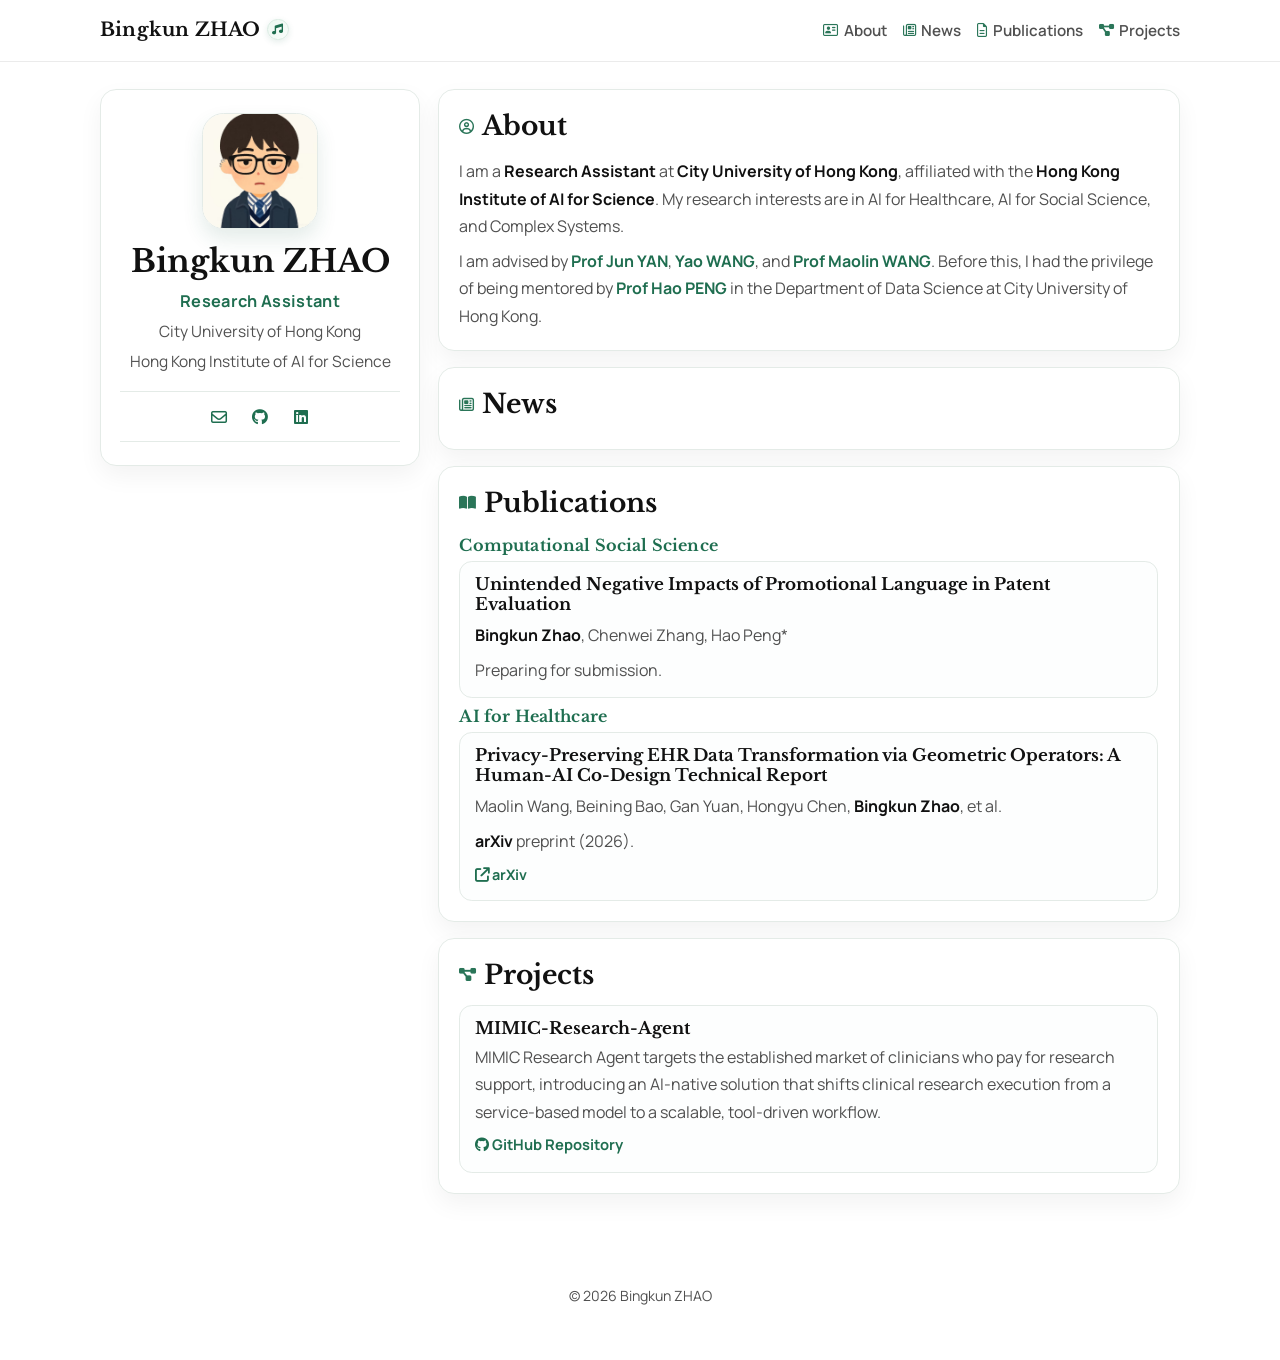
<file: index.html>
<!doctype html>
<html lang="en">
  <head>
    <meta charset="UTF-8" />
    <meta name="viewport" content="width=device-width, initial-scale=1.0" />
    <title>Bingkun ZHAO | Academic Homepage</title>
    <meta
      name="description"
      content="Bingkun ZHAO - Research Assistant at City University of Hong Kong, Hong Kong Institute of AI for Science."
    />
    <link rel="preconnect" href="https://fonts.googleapis.com" />
    <link rel="preconnect" href="https://fonts.gstatic.com" crossorigin />
    <link
      href="https://fonts.googleapis.com/css2?family=Manrope:wght@400;500;600;700&family=Libre+Baskerville:wght@400;700&display=swap"
      rel="stylesheet"
    />
    <link
      rel="stylesheet"
      href="https://cdnjs.cloudflare.com/ajax/libs/font-awesome/6.5.2/css/all.min.css"
    />
    <link rel="stylesheet" href="styles.css" />
  </head>
  <body>
    <header class="site-header">
      <nav class="nav">
        <a class="nav-logo" href="#top">
          Bingkun ZHAO
          <span class="logo-music" aria-hidden="true"><i class="fa-solid fa-music"></i></span>
        </a>
        <div class="nav-links">
          <a href="#about"><i class="fa-regular fa-address-card"></i> About</a>
          <a href="#news"><i class="fa-regular fa-newspaper"></i> News</a>
          <a href="#publications"><i class="fa-regular fa-file-lines"></i> Publications</a>
          <a href="#projects"><i class="fa-solid fa-diagram-project"></i> Projects</a>
        </div>
      </nav>
    </header>

    <main id="top" class="page-shell">
      <div class="page-grid">
        <aside class="profile-panel">
          <div class="avatar-wrap">
            <img
              src="assets/ZHAO1.jpg"
              alt="Portrait of Bingkun ZHAO"
              class="avatar-photo"
            />
          </div>
          <h1>Bingkun ZHAO</h1>
          <p class="role">Research Assistant</p>
          <p class="affiliation">City University of Hong Kong</p>
          <p class="unit">Hong Kong Institute of AI for Science</p>

          <ul class="profile-links">
            <li>
              <a class="meta-link" href="mailto:bingkzhao2-c@my.cityu.edu.hk" aria-label="Email">
                <i class="fa-regular fa-envelope"></i>
              </a>
            </li>
            <li>
              <a class="meta-link" href="https://github.com/BKZhao" target="_blank" rel="noopener noreferrer" aria-label="GitHub">
                <i class="fa-brands fa-github"></i>
              </a>
            </li>
            <li>
              <a class="meta-link" href="https://www.linkedin.com/in/bingkun-zhao-43341537a/" target="_blank" rel="noopener noreferrer" aria-label="LinkedIn">
                <i class="fa-brands fa-linkedin"></i>
              </a>
            </li>
          </ul>

        </aside>

        <section class="content-panel">
          <article id="about" class="card">
            <h2><i class="fa-regular fa-circle-user"></i> About</h2>
            <p>
              I am a <strong>Research Assistant</strong> at
              <strong>City University of Hong Kong</strong>,
              affiliated with the
              <strong>Hong Kong Institute of AI for Science</strong>. My
              research interests are in AI for Healthcare, AI for Social
              Science, and Complex Systems.
            </p>
            <p>
              I am advised by
              <strong><a class="advisor-link" href="https://www.cityu.edu.hk/hkai-sci/members/yan-jun/?lang=en" target="_blank" rel="noopener noreferrer">Prof Jun YAN</a></strong>,
              <strong><a class="advisor-link" href="https://www.linkedin.com/in/yaowang/" target="_blank" rel="noopener noreferrer">Yao WANG</a></strong>, and
              <strong><a class="advisor-link" href="https://morin.wang/" target="_blank" rel="noopener noreferrer">Prof Maolin WANG</a></strong>.
              Before this, I had the
              privilege of being mentored by
              <strong><a class="advisor-link" href="https://haoopeng.github.io/" target="_blank" rel="noopener noreferrer">Prof Hao PENG</a></strong>
              in the Department of Data Science at City University of Hong Kong.
            </p>
          </article>

          <article id="news" class="card">
            <h2><i class="fa-regular fa-newspaper"></i> News</h2>
          </article>

          <article id="publications" class="card">
            <h2><i class="fa-solid fa-book-open"></i> Publications</h2>
            <h3 class="pub-section-title">Computational Social Science</h3>
            <div class="pub-list">
              <div class="pub-item">
                <h3>Unintended Negative Impacts of Promotional Language in Patent Evaluation</h3>
                <p class="pub-meta">
                  <strong>Bingkun Zhao</strong>, Chenwei Zhang, Hao Peng*
                </p>
                <p class="pub-venue">Preparing for submission.</p>
              </div>
            </div>

            <h3 class="pub-section-title">AI for Healthcare</h3>
            <div class="pub-list">
              <div class="pub-item">
                <h3>Privacy-Preserving EHR Data Transformation via Geometric Operators: A Human-AI Co-Design Technical Report</h3>
                <p class="pub-meta">
                  Maolin Wang, Beining Bao, Gan Yuan, Hongyu Chen, <strong>Bingkun Zhao</strong>, et al.
                </p>
                <p class="pub-venue"><strong class="journal-name">arXiv</strong> preprint (2026).</p>
                <p class="pub-actions">
                  <a
                    href="https://arxiv.org/abs/2603.22954"
                    target="_blank"
                    rel="noopener noreferrer"
                  >
                    <i class="fa-solid fa-arrow-up-right-from-square"></i> arXiv
                  </a>
                </p>
              </div>
            </div>
          </article>

          <article id="projects" class="card">
            <h2><i class="fa-solid fa-diagram-project"></i> Projects</h2>
            <div class="project-list">
              <div class="project-item">
                <h3>MIMIC-Research-Agent</h3>
                <p>
                  MIMIC Research Agent targets the established market of
                  clinicians who pay for research support, introducing an
                  AI-native solution that shifts clinical research execution
                  from a service-based model to a scalable, tool-driven
                  workflow.
                </p>
                <p class="project-links">
                  <a
                    class="inline-link"
                    href="https://github.com/BKZhao/MIMIC-Papers-Repro-Agent"
                    target="_blank"
                    rel="noopener noreferrer"
                  >
                    <i class="fa-brands fa-github"></i> GitHub Repository
                  </a>
                </p>
              </div>
            </div>
          </article>
        </section>
      </div>
    </main>

    <footer class="site-footer">
      <p>© 2026 Bingkun ZHAO</p>
    </footer>
  </body>
</html>
</file>
<file: styles.css>
:root {
  --bg: #ffffff;
  --bg-alt: #ffffff;
  --card: #ffffff;
  --text: #222222;
  --text-soft: #505050;
  --primary: #111111;
  --accent: #2f8a66;
  --accent-dark: #1f6e50;
  --line: #e4ebe7;
  --shadow: 0 10px 24px rgba(0, 0, 0, 0.05);
}

*,
*::before,
*::after {
  box-sizing: border-box;
}

html {
  scroll-behavior: smooth;
}

body {
  margin: 0;
  color: var(--text);
  font-family: "Manrope", "Segoe UI", sans-serif;
  font-size: 16px;
  line-height: 1.72;
  background: var(--bg);
  min-height: 100vh;
}

h1,
h2,
h3 {
  font-family: "Libre Baskerville", Georgia, serif;
  line-height: 1.2;
  color: var(--primary);
}

a {
  color: inherit;
}

.site-header {
  position: sticky;
  top: 0;
  z-index: 20;
  border-bottom: 1px solid rgba(0, 0, 0, 0.08);
  backdrop-filter: blur(8px);
  background: rgba(255, 255, 255, 0.9);
}

.nav {
  max-width: 1120px;
  margin: 0 auto;
  padding: 0.9rem 1.25rem;
  display: flex;
  justify-content: space-between;
  align-items: center;
}

.nav-logo {
  text-decoration: none;
  font-family: "Libre Baskerville", Georgia, serif;
  font-size: 1.18rem;
  font-weight: 700;
  letter-spacing: 0.01em;
  color: #111111;
  display: inline-flex;
  align-items: center;
  gap: 0.42rem;
}

.logo-music {
  width: 1.36rem;
  height: 1.36rem;
  display: inline-flex;
  align-items: center;
  justify-content: center;
  border-radius: 999px;
  background: linear-gradient(135deg, #eef8f2, #f8fcfa);
  border: 1px solid #d8eae1;
  color: var(--accent-dark);
  font-size: 0.68rem;
  transform: translateY(-1px);
  box-shadow: 0 2px 6px rgba(31, 110, 80, 0.12);
  transition: transform 0.2s ease, background-color 0.2s ease;
}

.nav-logo:hover .logo-music {
  background: #eaf6ef;
  transform: translateY(-1px) scale(1.04);
}

.nav-links {
  display: flex;
  flex-wrap: wrap;
  gap: 1rem;
}

.nav-links a {
  text-decoration: none;
  color: var(--text-soft);
  font-size: 0.95rem;
  font-weight: 600;
  transition: color 0.2s ease;
  display: inline-flex;
  align-items: center;
  gap: 0.34rem;
}

.nav-links a:hover {
  color: var(--accent-dark);
}

.nav-links a i {
  font-size: 0.84rem;
  color: var(--accent-dark);
  opacity: 0.95;
}

.page-shell {
  max-width: 1120px;
  margin: 0 auto;
  padding: 1.7rem 1.25rem 3.5rem;
}

.page-grid {
  display: grid;
  grid-template-columns: 320px minmax(0, 1fr);
  gap: 1.1rem;
  align-items: start;
}

.profile-panel,
.card {
  background: var(--card);
  border: 1px solid var(--line);
  border-radius: 1rem;
  box-shadow: var(--shadow);
}

.profile-panel {
  position: sticky;
  top: 5.2rem;
  padding: 1.4rem 1.2rem;
  animation: rise 0.5s ease both;
}

.avatar-wrap {
  display: flex;
  justify-content: center;
  margin-bottom: 0.9rem;
}

.avatar,
.avatar-photo {
  width: 116px;
  height: 116px;
  border-radius: 1.35rem;
}

.avatar {
  display: grid;
  place-items: center;
  font-size: 1.85rem;
  font-weight: 700;
  color: #fff;
  letter-spacing: 0.06em;
  background: linear-gradient(145deg, #2b3f66, #7d90ad 65%, #b38749);
}

.avatar-photo {
  object-fit: cover;
  border: 1px solid var(--line);
  box-shadow: 0 10px 20px rgba(30, 102, 74, 0.12);
}

.profile-panel h1 {
  margin: 0;
  text-align: center;
  font-size: 1.95rem;
  color: #111111;
}

.role {
  text-align: center;
  margin: 0.4rem 0 0;
  color: var(--accent-dark);
  font-size: 1.02rem;
  font-weight: 700;
  letter-spacing: 0.02em;
}

.affiliation,
.unit {
  text-align: center;
  margin: 0.2rem 0 0;
  color: var(--text-soft);
  font-size: 0.97rem;
}

.unit {
  margin-bottom: 1rem;
}

.profile-links {
  list-style: none;
  margin: 0.3rem 0 0;
  padding: 0;
  display: flex;
  justify-content: center;
  align-items: center;
  gap: 0.55rem;
  border-top: 1px solid var(--line);
  border-bottom: 1px solid var(--line);
}

.profile-links li {
  display: inline-flex;
  padding: 0.55rem 0;
}

.profile-links .meta-link {
  width: 2rem;
  height: 2rem;
  display: flex;
  align-items: center;
  justify-content: center;
  color: var(--text-soft);
  text-decoration: none;
  font-size: 0.92rem;
  font-weight: 600;
  border-radius: 999px;
  transition: color 0.2s ease;
}

.profile-links .meta-link i {
  color: var(--accent-dark);
  font-size: 1rem;
  width: 1rem;
  text-align: center;
}

.profile-links .meta-link:hover {
  color: var(--accent-dark);
  background: #f2f8f5;
}

.content-panel {
  display: grid;
  gap: 1rem;
}

.card {
  padding: 1.25rem 1.3rem;
  animation: rise 0.55s ease both;
}

.card h2 {
  margin: 0 0 0.55rem;
  font-size: clamp(1.3rem, 2.4vw, 1.65rem);
  color: #111111;
  display: inline-flex;
  align-items: center;
  gap: 0.45rem;
}

.card h2 i {
  color: var(--accent-dark);
  font-size: 0.94rem;
  opacity: 0.95;
}

.card p {
  margin: 0.45rem 0 0;
  color: var(--text-soft);
  font-size: 1rem;
}

.card strong {
  color: var(--primary);
}

.advisor-link {
  color: var(--accent-dark);
  text-decoration: none;
}

.advisor-link:hover {
  color: var(--accent);
}

.news-list {
  display: grid;
  gap: 0.65rem;
}

.news-item {
  display: grid;
  grid-template-columns: 94px minmax(0, 1fr);
  gap: 0.6rem;
}

.news-item time {
  color: var(--accent-dark);
  font-weight: 700;
  font-size: 0.87rem;
  letter-spacing: 0.03em;
  text-transform: uppercase;
  padding-top: 0.12rem;
}

.news-item p {
  margin: 0;
}

.card-head {
  display: flex;
  justify-content: space-between;
  align-items: baseline;
  gap: 1rem;
  margin-bottom: 0.15rem;
}

.inline-link {
  color: var(--accent-dark);
  text-decoration: none;
  font-weight: 700;
  font-size: 0.92rem;
}

.inline-link:hover {
  color: var(--primary);
}

.project-list {
  display: grid;
  gap: 0.75rem;
  margin-top: 0.35rem;
}

.project-item {
  border: 1px solid var(--line);
  border-radius: 0.8rem;
  padding: 0.8rem 0.9rem;
  background: #fdfefe;
  transition: transform 0.2s ease, box-shadow 0.2s ease;
}

.project-item:hover {
  transform: translateY(-2px);
  box-shadow: 0 10px 24px rgba(21, 33, 57, 0.08);
}

.project-item h3 {
  margin: 0;
  font-size: 1.05rem;
}

.project-item p {
  margin: 0.3rem 0 0;
  color: var(--text-soft);
}

.project-links a i {
  font-size: 0.92rem;
}

.pub-list {
  display: grid;
  gap: 0.75rem;
  margin-top: 0.35rem;
}

.pub-section-title {
  margin: 0.55rem 0 0.35rem;
  font-size: 1rem;
  color: var(--accent-dark);
  letter-spacing: 0.01em;
}

.pub-item {
  border: 1px solid var(--line);
  border-radius: 0.8rem;
  padding: 0.8rem 0.9rem;
  background: #fdfefe;
  transition: transform 0.2s ease, box-shadow 0.2s ease;
}

.pub-item:hover {
  transform: translateY(-2px);
  box-shadow: 0 10px 24px rgba(21, 33, 57, 0.08);
}

.pub-item h3 {
  margin: 0;
  font-size: 1.05rem;
}

.pub-meta,
.pub-venue {
  margin-top: 0.3rem;
  color: var(--text-soft);
}

.journal-name {
  color: var(--primary);
  font-weight: 700;
}

.pub-actions {
  margin-top: 0.45rem;
  margin-bottom: 0;
  display: flex;
  gap: 0.8rem;
}

.pub-actions a {
  color: var(--accent-dark);
  text-decoration: none;
  font-weight: 700;
  font-size: 0.9rem;
}

.pub-actions a:hover {
  color: var(--primary);
}

.site-footer {
  text-align: center;
  color: var(--text-soft);
  font-size: 0.88rem;
  padding: 1.25rem 1rem 2.4rem;
}

@keyframes rise {
  from {
    opacity: 0;
    transform: translateY(12px);
  }
  to {
    opacity: 1;
    transform: translateY(0);
  }
}

@media (max-width: 980px) {
  .page-grid {
    grid-template-columns: 1fr;
  }

  .profile-panel {
    position: static;
  }
}

@media (max-width: 680px) {
  .nav {
    flex-direction: column;
    align-items: flex-start;
    gap: 0.4rem;
  }

  .card,
  .profile-panel {
    padding: 1rem;
  }

  .news-item {
    grid-template-columns: 1fr;
    gap: 0.2rem;
  }

}
</file>
